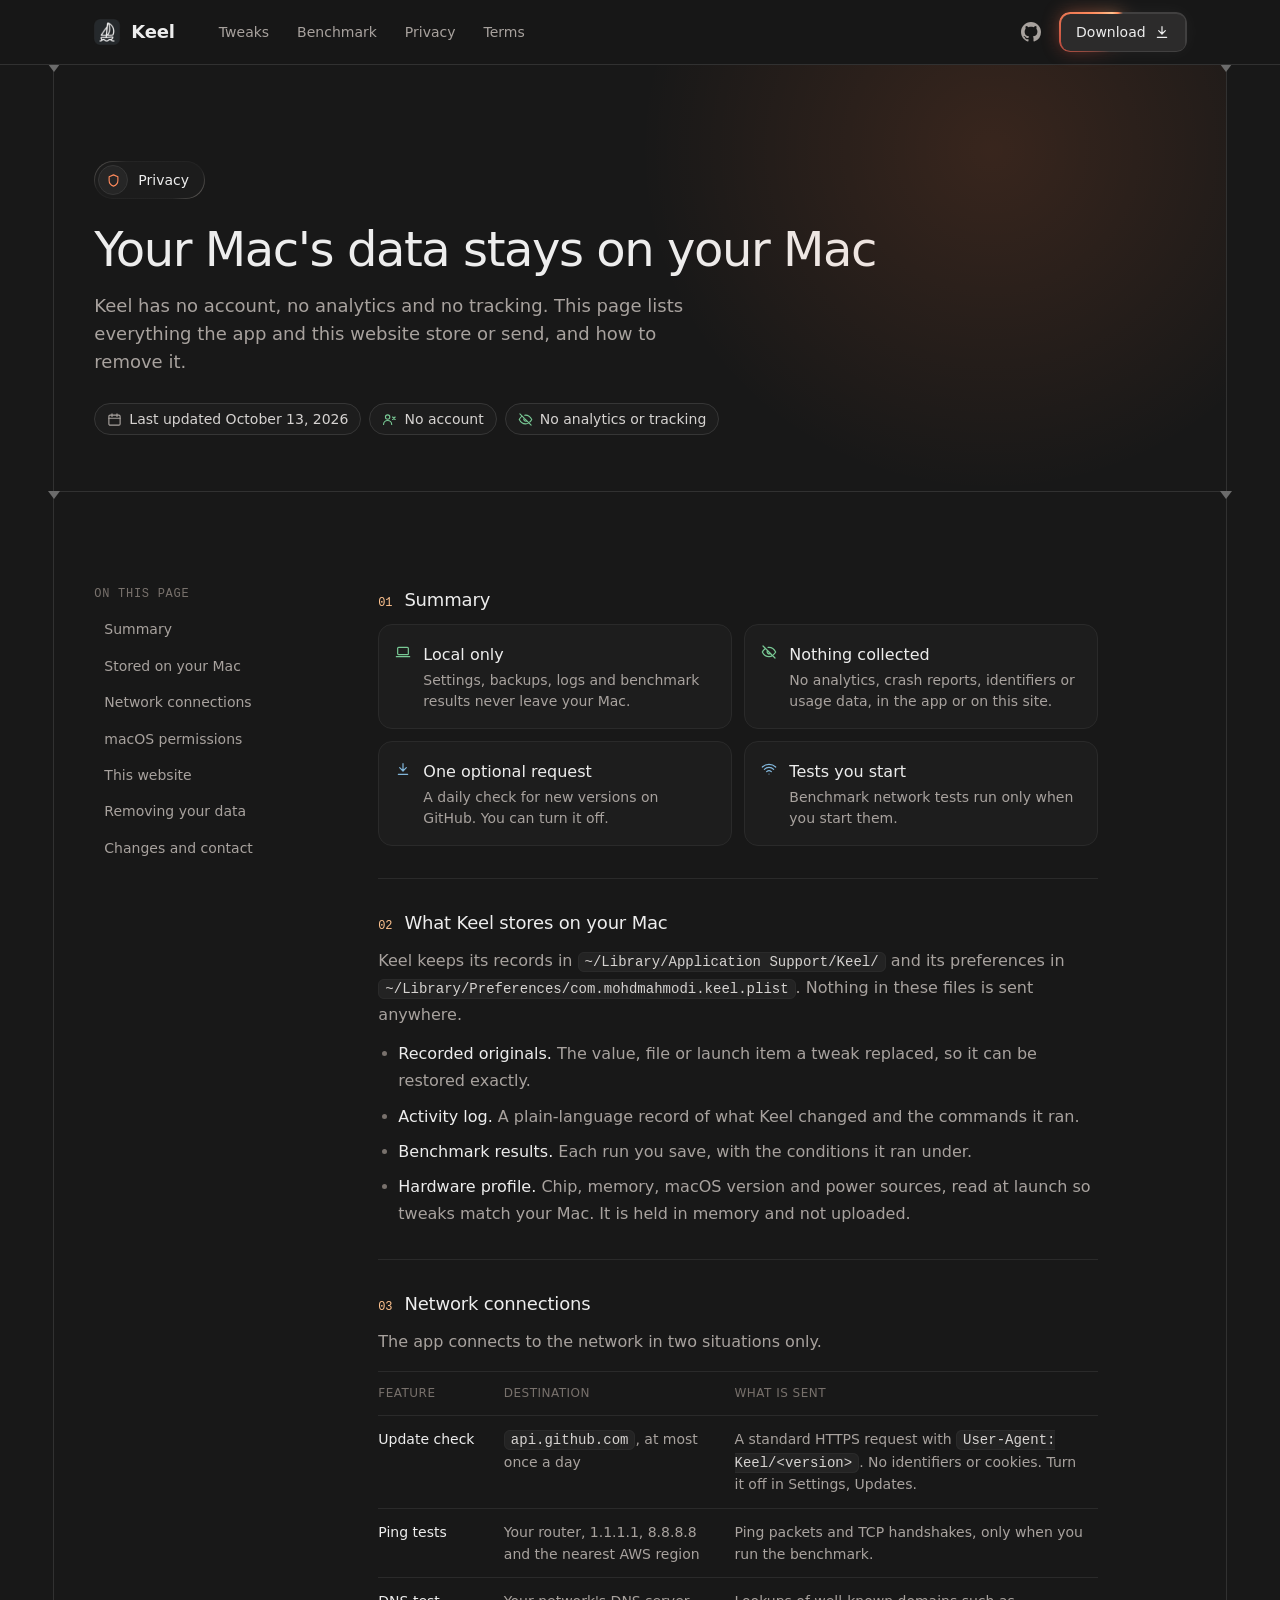
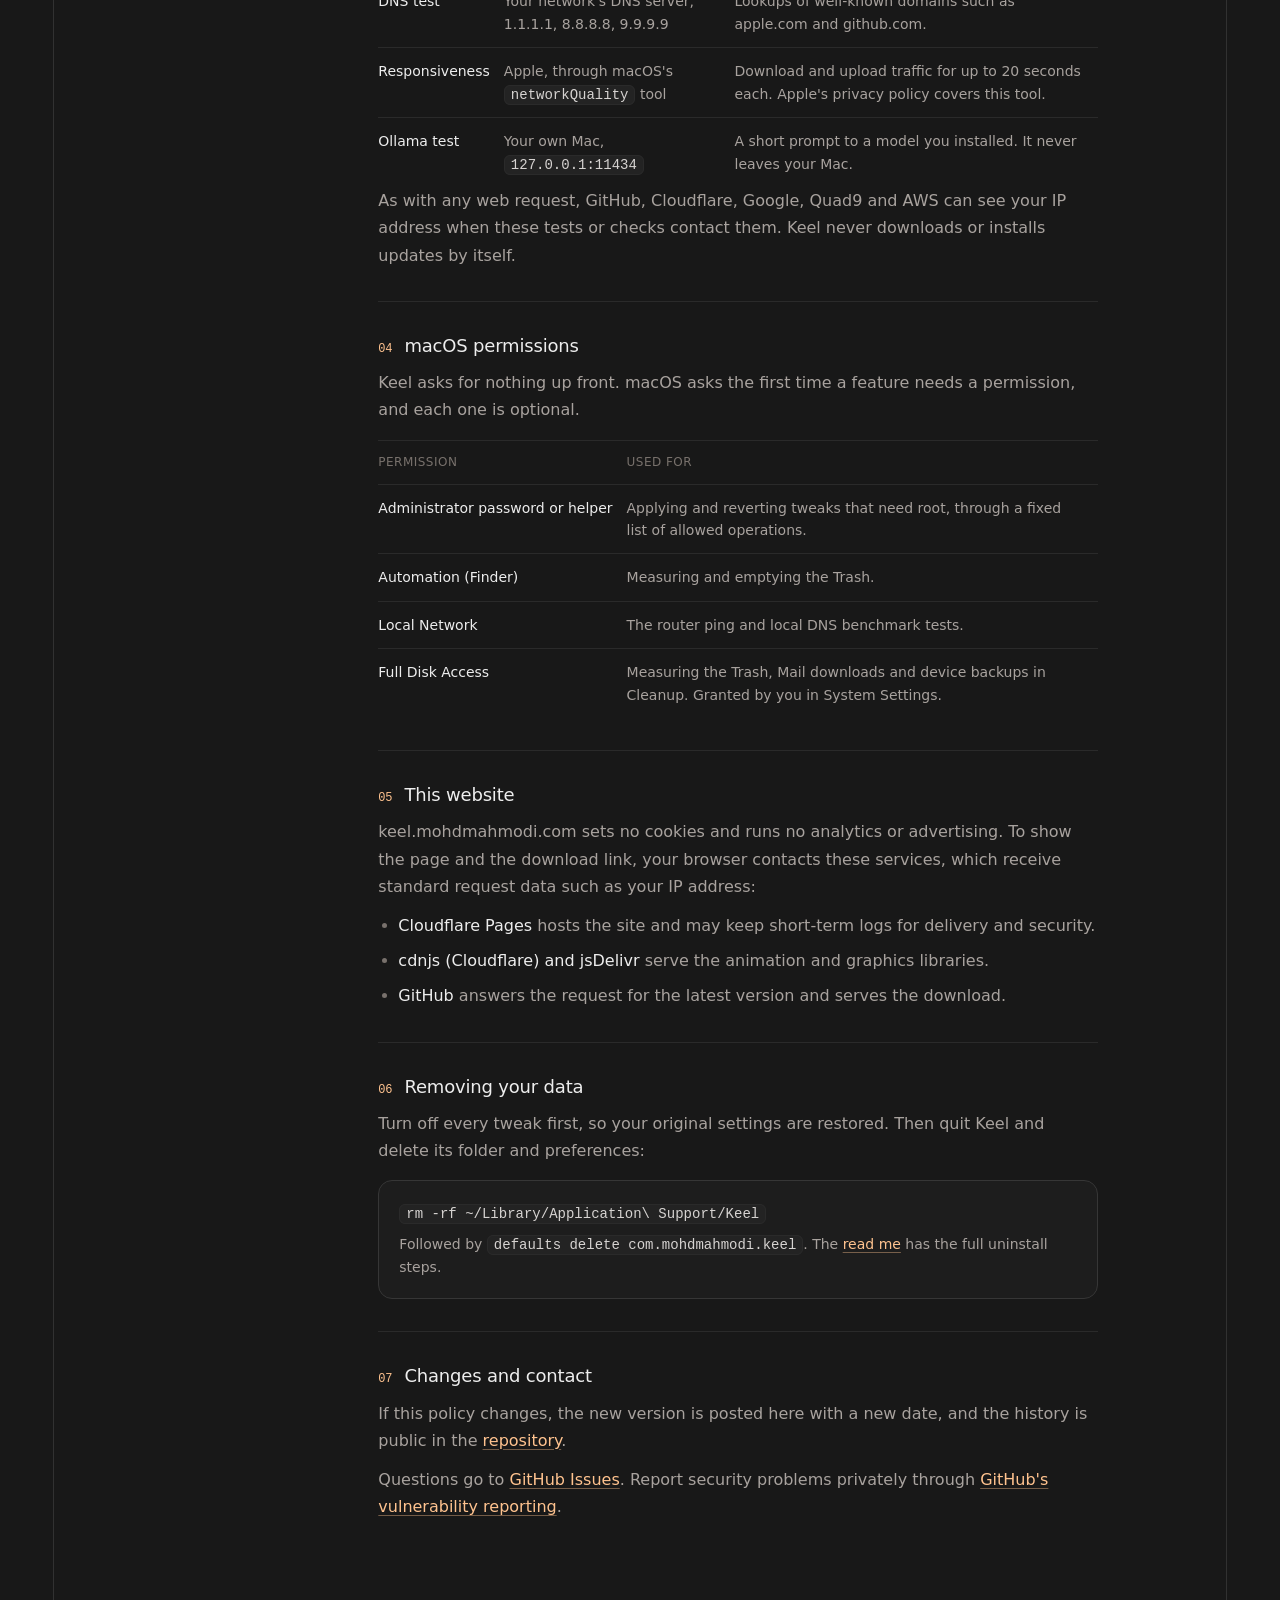
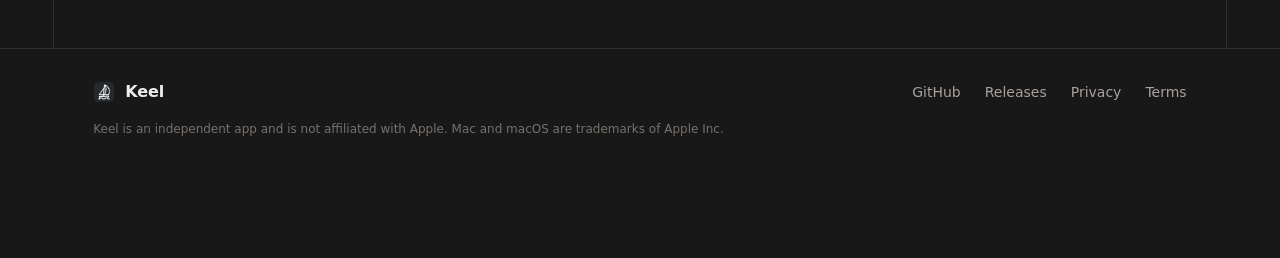
<file: docs/site/privacy.html>
<!doctype html>
<html lang="en">
<head>
<meta charset="utf-8">
<meta name="viewport" content="width=device-width, initial-scale=1, viewport-fit=cover">
<title>Privacy · Keel for Mac</title>
<meta name="description" content="What Keel and this website collect: no account, no analytics, no tracking. Everything Keel records stays on your Mac.">
<meta name="theme-color" content="#171717">
<meta name="color-scheme" content="dark">
<link rel="canonical" href="https://keel.mohdmahmodi.com/privacy">
<link rel="icon" href="assets/favicon-64.png" type="image/png">
<meta property="og:title" content="Privacy · Keel for Mac">
<meta property="og:image" content="https://keel.mohdmahmodi.com/assets/img/og-3.jpg">
<link rel="stylesheet" href="style.css?v=3">
<script type="module" src="doc.js"></script>
</head>
<body>
<svg width="0" height="0" style="position:absolute" aria-hidden="true">
  <defs>
    <symbol id="i-github" viewBox="0 0 16 16"><path fill="currentColor" stroke="none" d="M8 0C3.58 0 0 3.58 0 8c0 3.54 2.29 6.53 5.47 7.59.4.07.55-.17.55-.38 0-.19-.01-.82-.01-1.49-2.01.37-2.53-.49-2.69-.94-.09-.23-.48-.94-.82-1.13-.28-.15-.68-.52-.01-.53.63-.01 1.08.58 1.23.82.72 1.21 1.87.87 2.33.66.07-.52.28-.87.51-1.07-1.78-.2-3.64-.89-3.64-3.95 0-.87.31-1.59.82-2.15-.08-.2-.36-1.02.08-2.12 0 0 .67-.21 2.2.82.64-.18 1.32-.27 2-.27.68 0 1.36.09 2 .27 1.53-1.04 2.2-.82 2.2-.82.44 1.1.16 1.92.08 2.12.51.56.82 1.27.82 2.15 0 3.07-1.87 3.75-3.65 3.95.29.25.54.73.54 1.48 0 1.07-.01 1.93-.01 2.2 0 .21.15.46.55.38A8.01 8.01 0 0 0 16 8c0-4.42-3.58-8-8-8z"/></symbol>
    <symbol id="i-download" viewBox="0 0 24 24"><path d="M12 4v11M7 10l5 5 5-5M5 20h14"/></symbol>
    <symbol id="i-shield" viewBox="0 0 24 24"><path d="M12 3l7 3v6c0 4.5-3 7.6-7 9-4-1.4-7-4.5-7-9V6z"/></symbol>
    <symbol id="i-user-x" viewBox="0 0 24 24"><circle cx="9" cy="8" r="3.5"/><path d="M2.5 20a6.5 6.5 0 0 1 13 0M17 8l4 4M21 8l-4 4"/></symbol>
    <symbol id="i-eye-off" viewBox="0 0 24 24"><path d="M3 3l18 18M10.6 5.1A9.7 9.7 0 0 1 12 5c6.4 0 10 7 10 7a17 17 0 0 1-3.2 4M6.6 6.6C3.8 8.4 2 12 2 12s3.6 7 10 7a9.6 9.6 0 0 0 5.4-1.6M9.9 9.9a3 3 0 0 0 4.2 4.2"/></symbol>
    <symbol id="i-laptop" viewBox="0 0 24 24"><rect x="4" y="5" width="16" height="11" rx="1.5"/><path d="M2 19h20"/></symbol>
    <symbol id="i-wifi" viewBox="0 0 24 24"><path d="M2 9a15 15 0 0 1 20 0M5 12.5a10 10 0 0 1 14 0M8.5 16a5 5 0 0 1 7 0M12 19.5h.01"/></symbol>
    <symbol id="i-calendar" viewBox="0 0 24 24"><rect x="3" y="5" width="18" height="16" rx="2"/><path d="M3 10h18M8 3v4M16 3v4"/></symbol>
  </defs>
</svg>

<a class="skip" href="#main">Skip to content</a>
<header class="nav">
  <div class="nav-in">
    <a class="brand" href="./" aria-label="Keel home"><img src="assets/favicon-64.png" width="28" height="28" alt=""><span>Keel</span></a>
    <nav class="nav-links" aria-label="Pages">
      <a href="./#tweaks">Tweaks</a>
      <a href="./#benchmark">Benchmark</a>
      <a href="privacy.html" aria-current="page">Privacy</a>
      <a href="terms.html">Terms</a>
    </nav>
    <div class="nav-cta">
      <a class="icon-link" href="https://github.com/mohdmahmodi/keel" aria-label="Keel on GitHub"><svg class="ic"><use href="#i-github"/></svg></a>
      <a class="btn btn-primary" href="https://github.com/mohdmahmodi/keel/releases/download/v1.0.0/Keel-1.0.0.dmg"><span>Download</span><svg class="ic"><use href="#i-download"/></svg></a>
    </div>
  </div>
</header>

<main id="main">
  <div class="frame">
    <section class="block doc-hero">
      <p class="badge"><span class="badge-ic"><svg class="ic c-orange"><use href="#i-shield"/></svg></span>Privacy</p>
      <h1>Your Mac's data stays on your Mac</h1>
      <p class="sub">Keel has no account, no analytics and no tracking. This page lists everything the app and this website store or send, and how to remove it.</p>
      <ul class="chips">
        <li class="chip"><svg class="ic c-gray"><use href="#i-calendar"/></svg>Last updated October 13, 2026</li>
        <li class="chip"><svg class="ic c-green"><use href="#i-user-x"/></svg>No account</li>
        <li class="chip"><svg class="ic c-green"><use href="#i-eye-off"/></svg>No analytics or tracking</li>
      </ul>
    </section>
  </div>

  <div class="frame">
    <section class="block doc">
      <nav class="toc" aria-label="On this page">
        <p>On this page</p>
        <ol>
          <li><a href="#summary">Summary</a></li>
          <li><a href="#stored">Stored on your Mac</a></li>
          <li><a href="#network">Network connections</a></li>
          <li><a href="#permissions">macOS permissions</a></li>
          <li><a href="#website">This website</a></li>
          <li><a href="#remove">Removing your data</a></li>
          <li><a href="#changes">Changes and contact</a></li>
        </ol>
      </nav>

      <article class="prose">
        <section id="summary">
          <h2><span class="num">01</span>Summary</h2>
          <div class="summary">
            <div><svg class="ic c-green"><use href="#i-laptop"/></svg><p><b>Local only</b><span>Settings, backups, logs and benchmark results never leave your Mac.</span></p></div>
            <div><svg class="ic c-green"><use href="#i-eye-off"/></svg><p><b>Nothing collected</b><span>No analytics, crash reports, identifiers or usage data, in the app or on this site.</span></p></div>
            <div><svg class="ic c-sky"><use href="#i-download"/></svg><p><b>One optional request</b><span>A daily check for new versions on GitHub. You can turn it off.</span></p></div>
            <div><svg class="ic c-sky"><use href="#i-wifi"/></svg><p><b>Tests you start</b><span>Benchmark network tests run only when you start them.</span></p></div>
          </div>
        </section>

        <section id="stored">
          <h2><span class="num">02</span>What Keel stores on your Mac</h2>
          <p>Keel keeps its records in <code>~/Library/Application Support/Keel/</code> and its preferences in <code>~/Library/Preferences/com.mohdmahmodi.keel.plist</code>. Nothing in these files is sent anywhere.</p>
          <ul>
            <li><strong>Recorded originals.</strong> The value, file or launch item a tweak replaced, so it can be restored exactly.</li>
            <li><strong>Activity log.</strong> A plain-language record of what Keel changed and the commands it ran.</li>
            <li><strong>Benchmark results.</strong> Each run you save, with the conditions it ran under.</li>
            <li><strong>Hardware profile.</strong> Chip, memory, macOS version and power sources, read at launch so tweaks match your Mac. It is held in memory and not uploaded.</li>
          </ul>
        </section>

        <section id="network">
          <h2><span class="num">03</span>Network connections</h2>
          <p>The app connects to the network in two situations only.</p>
          <table>
            <thead><tr><th>Feature</th><th>Destination</th><th>What is sent</th></tr></thead>
            <tbody>
              <tr><td>Update check</td><td><code>api.github.com</code>, at most once a day</td><td>A standard HTTPS request with <code>User-Agent: Keel/&lt;version&gt;</code>. No identifiers or cookies. Turn it off in Settings, Updates.</td></tr>
              <tr><td>Ping tests</td><td>Your router, 1.1.1.1, 8.8.8.8 and the nearest AWS region</td><td>Ping packets and TCP handshakes, only when you run the benchmark.</td></tr>
              <tr><td>DNS test</td><td>Your network's DNS server, 1.1.1.1, 8.8.8.8, 9.9.9.9</td><td>Lookups of well-known domains such as apple.com and github.com.</td></tr>
              <tr><td>Responsiveness</td><td>Apple, through macOS's <code>networkQuality</code> tool</td><td>Download and upload traffic for up to 20 seconds each. Apple's privacy policy covers this tool.</td></tr>
              <tr><td>Ollama test</td><td>Your own Mac, <code>127.0.0.1:11434</code></td><td>A short prompt to a model you installed. It never leaves your Mac.</td></tr>
            </tbody>
          </table>
          <p>As with any web request, GitHub, Cloudflare, Google, Quad9 and AWS can see your IP address when these tests or checks contact them. Keel never downloads or installs updates by itself.</p>
        </section>

        <section id="permissions">
          <h2><span class="num">04</span>macOS permissions</h2>
          <p>Keel asks for nothing up front. macOS asks the first time a feature needs a permission, and each one is optional.</p>
          <table>
            <thead><tr><th>Permission</th><th>Used for</th></tr></thead>
            <tbody>
              <tr><td>Administrator password or helper</td><td>Applying and reverting tweaks that need root, through a fixed list of allowed operations.</td></tr>
              <tr><td>Automation (Finder)</td><td>Measuring and emptying the Trash.</td></tr>
              <tr><td>Local Network</td><td>The router ping and local DNS benchmark tests.</td></tr>
              <tr><td>Full Disk Access</td><td>Measuring the Trash, Mail downloads and device backups in Cleanup. Granted by you in System Settings.</td></tr>
            </tbody>
          </table>
        </section>

        <section id="website">
          <h2><span class="num">05</span>This website</h2>
          <p>keel.mohdmahmodi.com sets no cookies and runs no analytics or advertising. To show the page and the download link, your browser contacts these services, which receive standard request data such as your IP address:</p>
          <ul>
            <li><strong>Cloudflare Pages</strong> hosts the site and may keep short-term logs for delivery and security.</li>
            <li><strong>cdnjs (Cloudflare) and jsDelivr</strong> serve the animation and graphics libraries.</li>
            <li><strong>GitHub</strong> answers the request for the latest version and serves the download.</li>
          </ul>
        </section>

        <section id="remove">
          <h2><span class="num">06</span>Removing your data</h2>
          <p>Turn off every tweak first, so your original settings are restored. Then quit Keel and delete its folder and preferences:</p>
          <div class="callout">
            <p><code>rm -rf ~/Library/Application\ Support/Keel</code></p>
            <p>Followed by <code>defaults delete com.mohdmahmodi.keel</code>. The <a href="https://github.com/mohdmahmodi/keel#readme">read me</a> has the full uninstall steps.</p>
          </div>
        </section>

        <section id="changes">
          <h2><span class="num">07</span>Changes and contact</h2>
          <p>If this policy changes, the new version is posted here with a new date, and the history is public in the <a href="https://github.com/mohdmahmodi/keel/commits/main/docs/site/privacy.html">repository</a>.</p>
          <p>Questions go to <a href="https://github.com/mohdmahmodi/keel/issues">GitHub Issues</a>. Report security problems privately through <a href="https://github.com/mohdmahmodi/keel/security/advisories/new">GitHub's vulnerability reporting</a>.</p>
        </section>
      </article>
    </section>
  </div>
</main>

<footer class="footer">
  <div class="footer-in">
    <a class="brand" href="./"><img src="assets/favicon-64.png" width="22" height="22" alt=""><span>Keel</span></a>
    <nav aria-label="Footer">
      <a href="https://github.com/mohdmahmodi/keel">GitHub</a>
      <a href="https://github.com/mohdmahmodi/keel/releases">Releases</a>
      <a href="privacy.html">Privacy</a>
      <a href="terms.html">Terms</a>
    </nav>
    <p>Keel is an independent app and is not affiliated with Apple. Mac and macOS are trademarks of Apple Inc.</p>
  </div>
</footer>
</body>
</html>
</file>
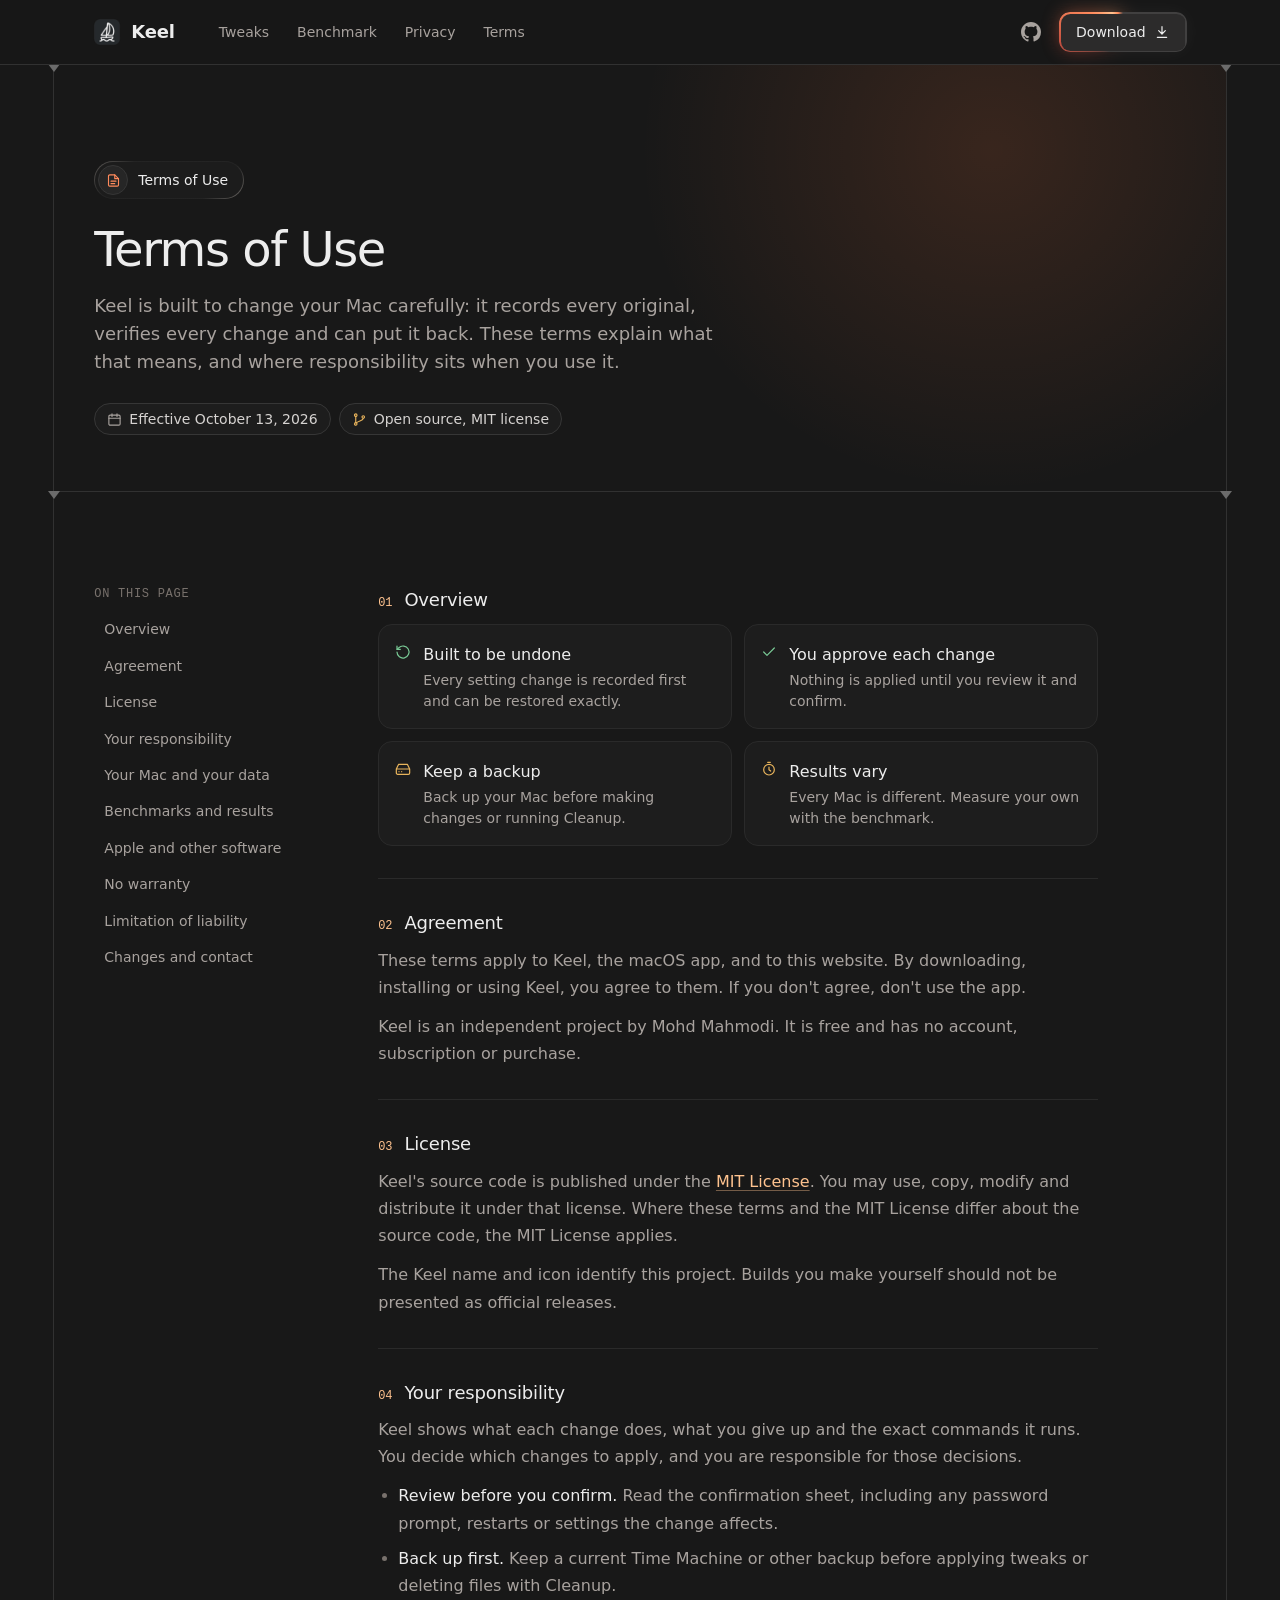
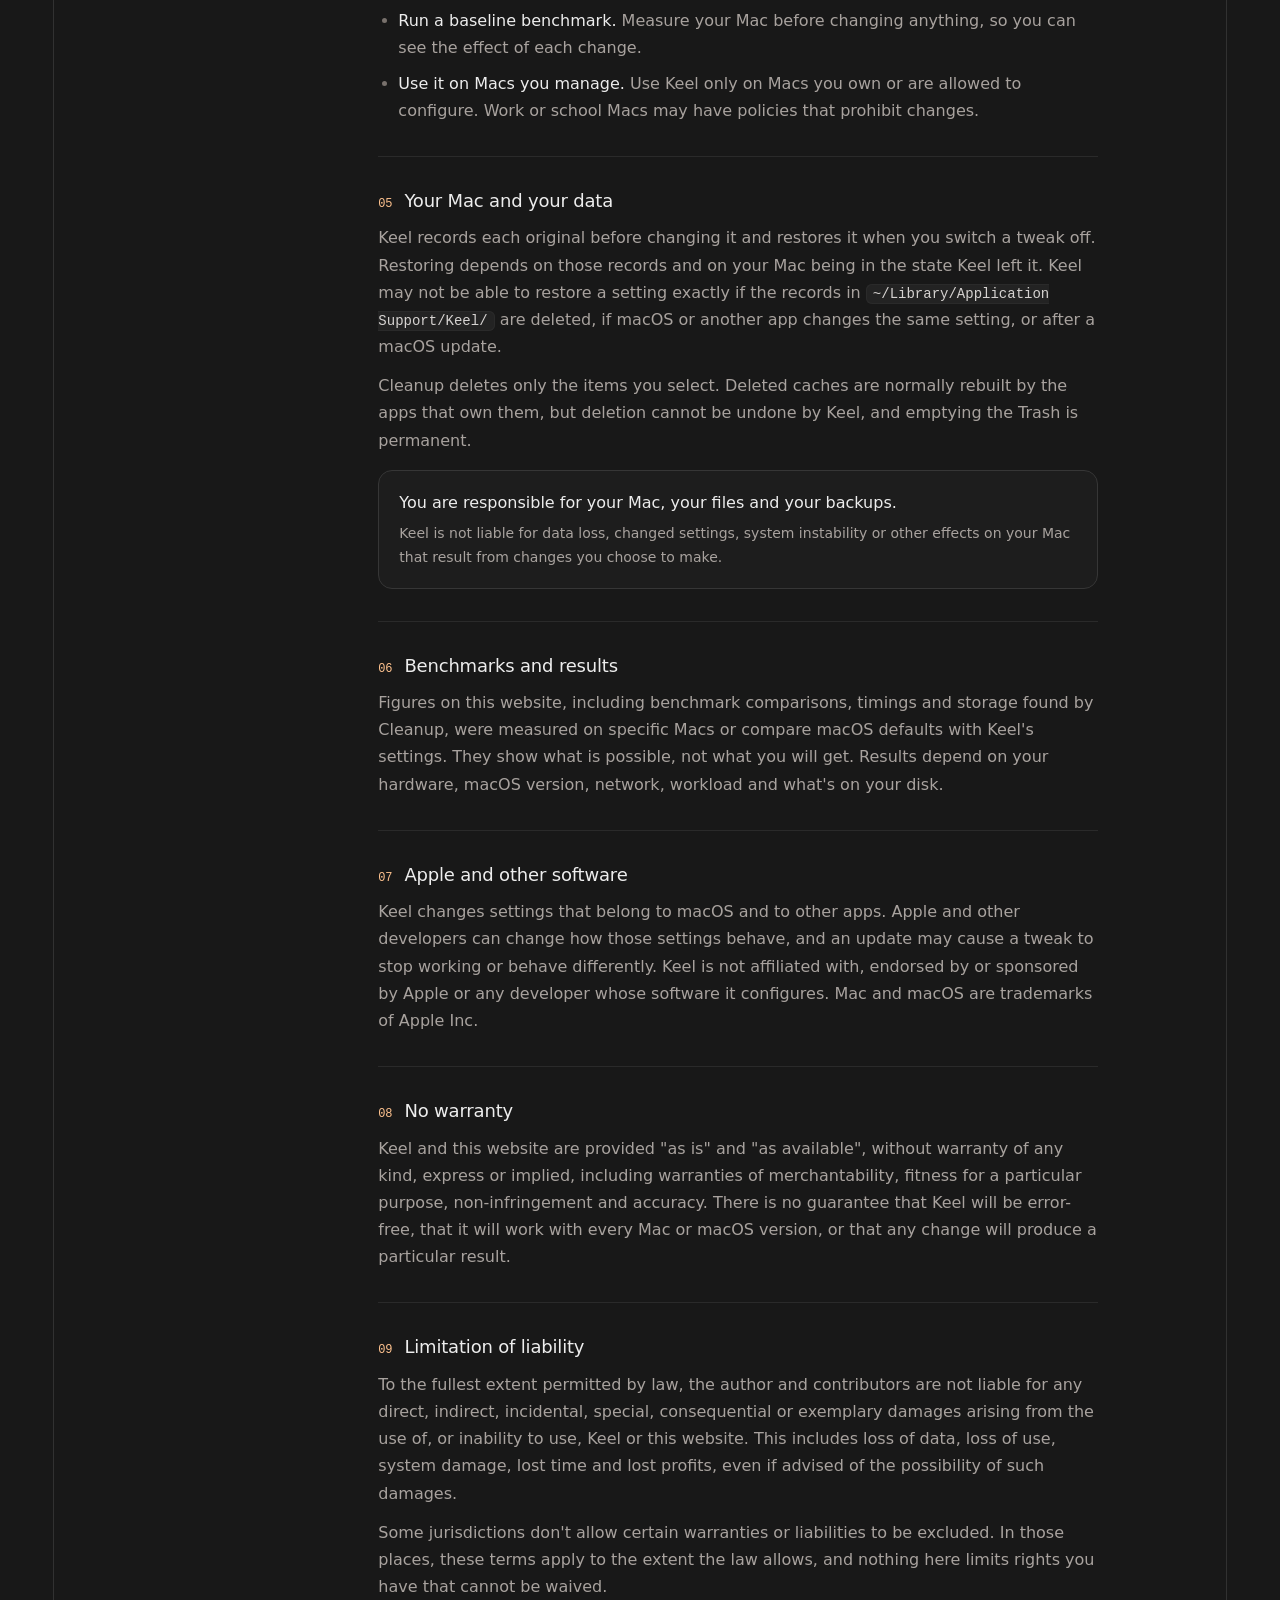
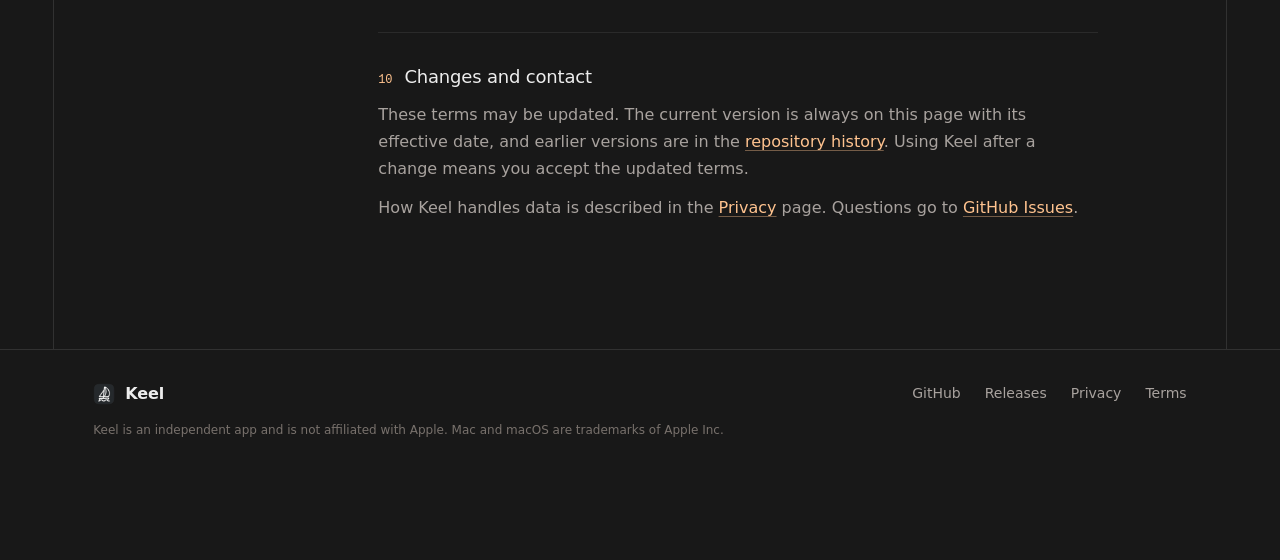
<file: docs/site/terms.html>
<!doctype html>
<html lang="en">
<head>
<meta charset="utf-8">
<meta name="viewport" content="width=device-width, initial-scale=1, viewport-fit=cover">
<title>Terms of Use · Keel for Mac</title>
<meta name="description" content="Terms for downloading and using Keel, a free and open source app for tuning and cleaning Apple Silicon Macs.">
<meta name="theme-color" content="#171717">
<meta name="color-scheme" content="dark">
<link rel="canonical" href="https://keel.mohdmahmodi.com/terms">
<link rel="icon" href="assets/favicon-64.png" type="image/png">
<meta property="og:title" content="Terms of Use · Keel for Mac">
<meta property="og:image" content="https://keel.mohdmahmodi.com/assets/img/og-3.jpg">
<link rel="stylesheet" href="style.css?v=3">
<script type="module" src="doc.js"></script>
</head>
<body>
<svg width="0" height="0" style="position:absolute" aria-hidden="true">
  <defs>
    <symbol id="i-github" viewBox="0 0 16 16"><path fill="currentColor" stroke="none" d="M8 0C3.58 0 0 3.58 0 8c0 3.54 2.29 6.53 5.47 7.59.4.07.55-.17.55-.38 0-.19-.01-.82-.01-1.49-2.01.37-2.53-.49-2.69-.94-.09-.23-.48-.94-.82-1.13-.28-.15-.68-.52-.01-.53.63-.01 1.08.58 1.23.82.72 1.21 1.87.87 2.33.66.07-.52.28-.87.51-1.07-1.78-.2-3.64-.89-3.64-3.95 0-.87.31-1.59.82-2.15-.08-.2-.36-1.02.08-2.12 0 0 .67-.21 2.2.82.64-.18 1.32-.27 2-.27.68 0 1.36.09 2 .27 1.53-1.04 2.2-.82 2.2-.82.44 1.1.16 1.92.08 2.12.51.56.82 1.27.82 2.15 0 3.07-1.87 3.75-3.65 3.95.29.25.54.73.54 1.48 0 1.07-.01 1.93-.01 2.2 0 .21.15.46.55.38A8.01 8.01 0 0 0 16 8c0-4.42-3.58-8-8-8z"/></symbol>
    <symbol id="i-download" viewBox="0 0 24 24"><path d="M12 4v11M7 10l5 5 5-5M5 20h14"/></symbol>
    <symbol id="i-doc" viewBox="0 0 24 24"><path d="M14 3H6a2 2 0 0 0-2 2v14a2 2 0 0 0 2 2h12a2 2 0 0 0 2-2V9z"/><path d="M14 3v6h6M8 13h8M8 17h6"/></symbol>
    <symbol id="i-calendar" viewBox="0 0 24 24"><rect x="3" y="5" width="18" height="16" rx="2"/><path d="M3 10h18M8 3v4M16 3v4"/></symbol>
    <symbol id="i-branch" viewBox="0 0 24 24"><circle cx="6" cy="5" r="2"/><circle cx="6" cy="19" r="2"/><circle cx="18" cy="8" r="2"/><path d="M6 7v10M18 10c0 4-6 3-11.5 7.5"/></symbol>
    <symbol id="i-undo" viewBox="0 0 24 24"><path d="M3 12a9 9 0 1 0 2.7-6.4L3 8"/><path d="M3 3v5h5"/></symbol>
    <symbol id="i-check" viewBox="0 0 24 24"><path d="M20 6L9 17l-5-5"/></symbol>
    <symbol id="i-timer" viewBox="0 0 24 24"><circle cx="12" cy="13" r="8"/><path d="M12 9v4l2.5 2M10 2h4"/></symbol>
    <symbol id="i-drive" viewBox="0 0 24 24"><path d="M22 12H2M5.5 5h13l3.5 7v6a2 2 0 0 1-2 2H4a2 2 0 0 1-2-2v-6z"/><path d="M6 16h.01M10 16h.01"/></symbol>
  </defs>
</svg>

<a class="skip" href="#main">Skip to content</a>
<header class="nav">
  <div class="nav-in">
    <a class="brand" href="./" aria-label="Keel home"><img src="assets/favicon-64.png" width="28" height="28" alt=""><span>Keel</span></a>
    <nav class="nav-links" aria-label="Pages">
      <a href="./#tweaks">Tweaks</a>
      <a href="./#benchmark">Benchmark</a>
      <a href="privacy.html">Privacy</a>
      <a href="terms.html" aria-current="page">Terms</a>
    </nav>
    <div class="nav-cta">
      <a class="icon-link" href="https://github.com/mohdmahmodi/keel" aria-label="Keel on GitHub"><svg class="ic"><use href="#i-github"/></svg></a>
      <a class="btn btn-primary" href="https://github.com/mohdmahmodi/keel/releases/download/v1.0.0/Keel-1.0.0.dmg"><span>Download</span><svg class="ic"><use href="#i-download"/></svg></a>
    </div>
  </div>
</header>

<main id="main">
  <div class="frame">
    <section class="block doc-hero">
      <p class="badge"><span class="badge-ic"><svg class="ic c-orange"><use href="#i-doc"/></svg></span>Terms of Use</p>
      <h1>Terms of Use</h1>
      <p class="sub">Keel is built to change your Mac carefully: it records every original, verifies every change and can put it back. These terms explain what that means, and where responsibility sits when you use it.</p>
      <ul class="chips">
        <li class="chip"><svg class="ic c-gray"><use href="#i-calendar"/></svg>Effective October 13, 2026</li>
        <li class="chip"><svg class="ic c-amber"><use href="#i-branch"/></svg>Open source, MIT license</li>
      </ul>
    </section>
  </div>

  <div class="frame">
    <section class="block doc">
      <nav class="toc" aria-label="On this page">
        <p>On this page</p>
        <ol>
          <li><a href="#overview">Overview</a></li>
          <li><a href="#agreement">Agreement</a></li>
          <li><a href="#license">License</a></li>
          <li><a href="#responsibility">Your responsibility</a></li>
          <li><a href="#data">Your Mac and your data</a></li>
          <li><a href="#results">Benchmarks and results</a></li>
          <li><a href="#third-party">Apple and other software</a></li>
          <li><a href="#warranty">No warranty</a></li>
          <li><a href="#liability">Limitation of liability</a></li>
          <li><a href="#general">Changes and contact</a></li>
        </ol>
      </nav>

      <article class="prose">
        <section id="overview">
          <h2><span class="num">01</span>Overview</h2>
          <div class="summary">
            <div><svg class="ic c-green"><use href="#i-undo"/></svg><p><b>Built to be undone</b><span>Every setting change is recorded first and can be restored exactly.</span></p></div>
            <div><svg class="ic c-green"><use href="#i-check"/></svg><p><b>You approve each change</b><span>Nothing is applied until you review it and confirm.</span></p></div>
            <div><svg class="ic c-amber"><use href="#i-drive"/></svg><p><b>Keep a backup</b><span>Back up your Mac before making changes or running Cleanup.</span></p></div>
            <div><svg class="ic c-amber"><use href="#i-timer"/></svg><p><b>Results vary</b><span>Every Mac is different. Measure your own with the benchmark.</span></p></div>
          </div>
        </section>

        <section id="agreement">
          <h2><span class="num">02</span>Agreement</h2>
          <p>These terms apply to Keel, the macOS app, and to this website. By downloading, installing or using Keel, you agree to them. If you don't agree, don't use the app.</p>
          <p>Keel is an independent project by Mohd Mahmodi. It is free and has no account, subscription or purchase.</p>
        </section>

        <section id="license">
          <h2><span class="num">03</span>License</h2>
          <p>Keel's source code is published under the <a href="https://github.com/mohdmahmodi/keel/blob/main/LICENSE">MIT License</a>. You may use, copy, modify and distribute it under that license. Where these terms and the MIT License differ about the source code, the MIT License applies.</p>
          <p>The Keel name and icon identify this project. Builds you make yourself should not be presented as official releases.</p>
        </section>

        <section id="responsibility">
          <h2><span class="num">04</span>Your responsibility</h2>
          <p>Keel shows what each change does, what you give up and the exact commands it runs. You decide which changes to apply, and you are responsible for those decisions.</p>
          <ul>
            <li><strong>Review before you confirm.</strong> Read the confirmation sheet, including any password prompt, restarts or settings the change affects.</li>
            <li><strong>Back up first.</strong> Keep a current Time Machine or other backup before applying tweaks or deleting files with Cleanup.</li>
            <li><strong>Run a baseline benchmark.</strong> Measure your Mac before changing anything, so you can see the effect of each change.</li>
            <li><strong>Use it on Macs you manage.</strong> Use Keel only on Macs you own or are allowed to configure. Work or school Macs may have policies that prohibit changes.</li>
          </ul>
        </section>

        <section id="data">
          <h2><span class="num">05</span>Your Mac and your data</h2>
          <p>Keel records each original before changing it and restores it when you switch a tweak off. Restoring depends on those records and on your Mac being in the state Keel left it. Keel may not be able to restore a setting exactly if the records in <code>~/Library/Application Support/Keel/</code> are deleted, if macOS or another app changes the same setting, or after a macOS update.</p>
          <p>Cleanup deletes only the items you select. Deleted caches are normally rebuilt by the apps that own them, but deletion cannot be undone by Keel, and emptying the Trash is permanent.</p>
          <div class="callout">
            <p>You are responsible for your Mac, your files and your backups.</p>
            <p>Keel is not liable for data loss, changed settings, system instability or other effects on your Mac that result from changes you choose to make.</p>
          </div>
        </section>

        <section id="results">
          <h2><span class="num">06</span>Benchmarks and results</h2>
          <p>Figures on this website, including benchmark comparisons, timings and storage found by Cleanup, were measured on specific Macs or compare macOS defaults with Keel's settings. They show what is possible, not what you will get. Results depend on your hardware, macOS version, network, workload and what's on your disk.</p>
        </section>

        <section id="third-party">
          <h2><span class="num">07</span>Apple and other software</h2>
          <p>Keel changes settings that belong to macOS and to other apps. Apple and other developers can change how those settings behave, and an update may cause a tweak to stop working or behave differently. Keel is not affiliated with, endorsed by or sponsored by Apple or any developer whose software it configures. Mac and macOS are trademarks of Apple Inc.</p>
        </section>

        <section id="warranty">
          <h2><span class="num">08</span>No warranty</h2>
          <p>Keel and this website are provided "as is" and "as available", without warranty of any kind, express or implied, including warranties of merchantability, fitness for a particular purpose, non-infringement and accuracy. There is no guarantee that Keel will be error-free, that it will work with every Mac or macOS version, or that any change will produce a particular result.</p>
        </section>

        <section id="liability">
          <h2><span class="num">09</span>Limitation of liability</h2>
          <p>To the fullest extent permitted by law, the author and contributors are not liable for any direct, indirect, incidental, special, consequential or exemplary damages arising from the use of, or inability to use, Keel or this website. This includes loss of data, loss of use, system damage, lost time and lost profits, even if advised of the possibility of such damages.</p>
          <p>Some jurisdictions don't allow certain warranties or liabilities to be excluded. In those places, these terms apply to the extent the law allows, and nothing here limits rights you have that cannot be waived.</p>
        </section>

        <section id="general">
          <h2><span class="num">10</span>Changes and contact</h2>
          <p>These terms may be updated. The current version is always on this page with its effective date, and earlier versions are in the <a href="https://github.com/mohdmahmodi/keel/commits/main/docs/site/terms.html">repository history</a>. Using Keel after a change means you accept the updated terms.</p>
          <p>How Keel handles data is described in the <a href="privacy.html">Privacy</a> page. Questions go to <a href="https://github.com/mohdmahmodi/keel/issues">GitHub Issues</a>.</p>
        </section>
      </article>
    </section>
  </div>
</main>

<footer class="footer">
  <div class="footer-in">
    <a class="brand" href="./"><img src="assets/favicon-64.png" width="22" height="22" alt=""><span>Keel</span></a>
    <nav aria-label="Footer">
      <a href="https://github.com/mohdmahmodi/keel">GitHub</a>
      <a href="https://github.com/mohdmahmodi/keel/releases">Releases</a>
      <a href="privacy.html">Privacy</a>
      <a href="terms.html">Terms</a>
    </nav>
    <p>Keel is an independent app and is not affiliated with Apple. Mac and macOS are trademarks of Apple Inc.</p>
  </div>
</footer>
</body>
</html>
</file>
<file: docs/site/style.css>
@property --spin { syntax: "<angle>"; inherits: false; initial-value: 0deg; }

:root {
  --bg: #181818;
  --surface: #1d1d1d;
  --surface-2: #232323;
  --rail: #313131;
  --line: #2a2a2a;
  --line-2: #363636;
  --text: #ededed;
  --text-2: #a8a29e;
  --text-3: #78716c;
  --orange: #ff8a5c;
  --orange-hi: #ffc38f;
  --orange-deep: #c45040;
  --amber: #e8b45c;
  --green: #79c995;
  --sky: #82b7dc;
  --rose: #e88d8d;
  --pad: 40px;
  --ease: cubic-bezier(.2, .7, .2, 1);
  --sans: -apple-system, BlinkMacSystemFont, "SF Pro Text", "Segoe UI", system-ui, sans-serif;
  --display: -apple-system, BlinkMacSystemFont, "SF Pro Display", "Segoe UI", system-ui, sans-serif;
  --mono: ui-monospace, "SF Mono", Menlo, Consolas, monospace;
}

*, *::before, *::after { box-sizing: border-box; }
html { background: var(--bg); color-scheme: dark; scroll-behavior: smooth; scroll-padding-top: 80px; -webkit-text-size-adjust: 100%; }
body { margin: 0; background: var(--bg); color: var(--text); font: 400 16px/1.6 var(--sans); -webkit-font-smoothing: antialiased; -moz-osx-font-smoothing: grayscale; overflow-x: hidden; }
img { display: block; max-width: 100%; height: auto; }
a { color: inherit; }
p, ul, ol, dl, dd, figure { margin: 0; }
ul, ol { padding: 0; list-style: none; }
h1, h2, h3 { margin: 0; font-family: var(--display); font-weight: 500; color: var(--text); }
code { font: 400 14px/1.4 var(--mono); color: #d6d3d1; background: var(--surface-2); border: 1px solid var(--line); border-radius: 6px; padding: 1px 6px; }
.ic { width: 16px; height: 16px; flex: none; fill: none; stroke: currentColor; stroke-width: 1.8; stroke-linecap: round; stroke-linejoin: round; }
::selection { background: rgba(255, 138, 92, .35); }
:focus-visible { outline: 2px solid var(--orange); outline-offset: 3px; border-radius: 8px; }
.skip { position: absolute; left: -9999px; top: 8px; z-index: 100; padding: 8px 14px; border-radius: 10px; background: var(--surface-2); }
.skip:focus { left: 12px; }
.muted { color: var(--text-2); }
.c-orange { color: var(--orange); } .c-amber { color: var(--amber); } .c-green { color: var(--green); }
.c-sky { color: var(--sky); } .c-rose { color: var(--rose); } .c-gray { color: var(--text-2); }

/* Navigation */
.nav { position: sticky; top: 0; z-index: 50; background: rgba(24, 24, 24, .78); backdrop-filter: saturate(160%) blur(16px); -webkit-backdrop-filter: saturate(160%) blur(16px); border-bottom: 1px solid var(--rail); }
.nav-in { width: min(91.667%, 1536px); margin: 0 auto; height: 64px; padding: 0 var(--pad); display: flex; align-items: center; gap: 32px; }
.brand { display: inline-flex; align-items: center; gap: 10px; text-decoration: none; font: 600 18px/1 var(--display); letter-spacing: -.01em; }
.brand img { border-radius: 7px; }
.nav-links { display: flex; gap: 4px; margin-right: auto; }
.nav-links a { padding: 8px 12px; border-radius: 8px; color: var(--text-2); font-size: 14px; text-decoration: none; transition: color .2s, background .2s; }
.nav-links a:hover { color: var(--text); background: rgba(255,255,255,.04); }
.nav-cta { display: flex; align-items: center; gap: 8px; }
.icon-link { display: grid; place-items: center; width: 40px; height: 40px; border-radius: 10px; color: var(--text-2); transition: color .2s, background .2s; }
.icon-link:hover { color: var(--text); background: rgba(255,255,255,.05); }
.icon-link .ic { width: 20px; height: 20px; }

/* Buttons */
.btn {
  position: relative; display: inline-flex; align-items: center; justify-content: center; gap: 8px;
  height: 40px; padding: 0 16px; border-radius: 11px; border: 1px solid var(--line-2);
  background: var(--surface-2); color: var(--text); font: 500 14px/1 var(--sans); text-decoration: none; white-space: nowrap;
  cursor: pointer; transition: background .2s, border-color .2s, transform .2s var(--ease);
}
.btn:hover { background: #2a2a2a; border-color: #444; }
.btn:active { transform: scale(.98); }
.btn-lg { height: 48px; padding: 0 22px; font-size: 16px; border-radius: 12px; }
.btn-lg .ic { width: 18px; height: 18px; }
.btn-primary { border-color: transparent; background: #2c2b2b; }
.btn-primary > * { position: relative; z-index: 1; }
.btn-primary:hover { background: #333130; border-color: transparent; }
/* A copper highlight travels around the edge. */
.btn-primary::before, .btn-primary::after {
  content: ""; position: absolute; inset: -1px; border-radius: inherit; pointer-events: none;
  background: conic-gradient(from var(--spin), rgba(255,255,255,.1) 0deg, rgba(255,255,255,.1) 215deg,
    var(--orange-deep) 260deg, var(--orange) 300deg, var(--orange-hi) 330deg, var(--orange) 345deg, rgba(255,255,255,.1) 360deg);
  animation: spin 4.2s linear infinite;
}
.btn-primary::before {
  padding: 1.5px;
  -webkit-mask: linear-gradient(#000 0 0) content-box, linear-gradient(#000 0 0);
  -webkit-mask-composite: xor; mask-composite: exclude;
}
.btn-primary::after { z-index: -1; inset: 0; filter: blur(9px); opacity: .5; transition: opacity .3s; }
.btn-primary:hover::after { opacity: .85; }
@keyframes spin { to { --spin: 360deg; } }

/* Badge and chips */
.badge {
  display: inline-flex; align-items: center; gap: 10px; padding: 4px 16px 4px 4px; margin-bottom: 24px; border-radius: 999px;
  font-size: 14px; color: var(--text); position: relative; isolation: isolate;
  background: linear-gradient(135deg, rgba(162,156,150,.5), rgba(82,82,82,.2) 22%, rgba(82,82,82,.2) 78%, rgba(162,156,150,.5) 96%);
}
.badge::before { content: ""; position: absolute; inset: 1px; border-radius: inherit; background: #1c1c1c; z-index: -1; }
.badge-ic { display: grid; place-items: center; width: 30px; height: 30px; border-radius: 999px; background: #262626; border: 1px solid var(--line-2); }
.badge-ic .ic { width: 15px; height: 15px; }
.badge-ic img { border-radius: 5px; }

.chips { display: flex; flex-wrap: wrap; gap: 8px; }
.chip {
  display: inline-flex; align-items: center; gap: 7px; height: 32px; padding: 0 12px; border-radius: 999px;
  border: 1px solid var(--line-2); background: var(--surface); color: #d6d3d1; font: 500 14px/1 var(--sans); white-space: nowrap;
}
.chip .ic { width: 15px; height: 15px; }
.chip small { font: 500 12px/1 var(--mono); color: var(--text-3); }
.chip-sm { height: 26px; padding: 0 10px; font-size: 12px; gap: 6px; }
.chip-btn { cursor: pointer; transition: border-color .2s, background .2s, color .2s; }
.chip-btn:hover { border-color: #4a4a4a; color: var(--text); }
.chip-btn[aria-pressed="true"] { border-color: rgba(255, 138, 92, .55); background: rgba(255, 138, 92, .1); color: var(--text); }
.chip-btn[aria-pressed="true"] small { color: var(--orange-hi); }
.dot { width: 8px; height: 8px; border-radius: 50%; background: var(--text-3); }
.dot.on { background: var(--green); box-shadow: 0 0 8px rgba(121, 201, 149, .6); }
.dot.partly { background: var(--amber); }
.dot.off { background: #5a5a5a; }
.dot.na { background: transparent; border: 1px solid #5a5a5a; }

/* Frames and sections */
.frame { position: relative; width: min(91.667%, 1536px); margin: 0 auto; border-inline: 1px solid var(--rail); }
.frame + .frame { border-top: 1px solid var(--rail); }
.frame::before, .frame::after {
  content: ""; position: absolute; top: -1px; z-index: 5; width: 0; height: 0;
  border-left: 6px solid transparent; border-right: 6px solid transparent; border-top: 8px solid #6b6b6b;
}
.frame::before { left: -6.5px; }
.frame::after { right: -6.5px; }
.block { padding: 96px var(--pad); }
.head { max-width: 760px; margin-bottom: 56px; }
.head.center { margin-inline: auto; text-align: center; }
h2 { font-size: 36px; line-height: 1.15; letter-spacing: -.02em; }
.sub { margin-top: 16px; color: var(--text-2); font-size: 18px; line-height: 1.55; text-wrap: pretty; }
.timeline span, .limits span, .flow-step p, .faq details p, .fine { text-wrap: pretty; }
.head.center .sub { max-width: 680px; margin-inline: auto; }
.sub a, .fine a { white-space: nowrap; color: var(--orange-hi); text-decoration-color: rgba(255, 195, 143, .4); text-underline-offset: 3px; }
.fine { margin-top: 24px; color: var(--text-3); font-size: 14px; line-height: 1.55; }
.link { display: inline-flex; align-items: center; gap: 6px; margin-top: 28px; color: var(--orange-hi); font-size: 16px; text-decoration: none; }
.link .ic { transition: transform .25s var(--ease); }
.link:hover .ic { transform: translateX(3px); }
.card { position: relative; border-radius: 20px; border: 1px solid var(--line); background: var(--surface); }

/* Screenshots */
.window, .panel { position: relative; overflow: hidden; background: #161616; }
.window { border-radius: 14px; border: 1px solid #3a3a3a; box-shadow: 0 30px 80px -24px rgba(0,0,0,.8); }
.window img, .panel img { width: 100%; }
.lights { position: absolute; z-index: 2; left: 1.5%; top: 1.95%; width: 4%; display: flex; gap: .6%; }
.lights i { flex: 1; aspect-ratio: 1; border-radius: 50%; background: #ff5f57; }
.lights i:nth-child(2) { background: #febc2e; }
.lights i:nth-child(3) { background: #28c840; }
.panel { border-radius: 16px; border: 1px solid #3a3a3a; box-shadow: 0 30px 70px -20px rgba(0,0,0,.9); }

/* Hero */
.hero { position: relative; min-height: 860px; padding: 72px var(--pad) 0; overflow: hidden; isolation: isolate; background: var(--bg); }
.hero-copy { position: relative; z-index: 3; }
.hero h1 { font-size: 60px; line-height: 1.1; letter-spacing: -.035em; }
.nw { white-space: nowrap; }
.accent { background: linear-gradient(90deg, #ff7a45, #ffb27a); -webkit-background-clip: text; background-clip: text; color: transparent; }
.lede { margin-top: 20px; max-width: 640px; color: var(--text-2); font-size: 18px; line-height: 1.55; }
.cta-row { display: flex; flex-wrap: wrap; gap: 12px; margin-top: 32px; }
.dl-meta { margin-top: 14px; color: var(--text-3); font: 400 12px/1.4 var(--mono); }
.hero-chips { margin-top: 28px; max-width: 520px; }
.hero-visual { position: absolute; inset: 0; z-index: 2; pointer-events: none; }
.hero-back { position: absolute; left: 44%; top: 290px; width: 64%; overflow: visible; }
.hero-back img { border-radius: 14px; }
.hero-back::before {
  content: ""; position: absolute; z-index: 3; top: -1px; left: 6%; right: 6%; height: 1px;
  background: linear-gradient(90deg, transparent, rgba(255, 170, 110, .35) 25%, #ffe9cf 50%, rgba(255, 170, 110, .35) 75%, transparent);
}
.hero-front { position: absolute; left: 36%; top: 560px; width: 22%; max-width: 330px; border-radius: 16px; }
.hero::after { content: ""; position: absolute; inset: auto 0 0 0; height: 200px; z-index: 4; pointer-events: none; background: linear-gradient(180deg, rgba(24,24,24,0), var(--bg) 90%); }
.glow-canvas, .glow-fallback { position: absolute; inset: 0; z-index: 1; pointer-events: none; }
.glow-canvas { width: 100%; height: 100%; opacity: 0; mix-blend-mode: screen; transition: opacity 1.4s ease; }
.glow-canvas.on { opacity: .9; }
.glow-fallback {
  background:
    radial-gradient(240px 80px at 76% 300px, rgba(255, 228, 190, .7), rgba(255, 140, 80, .35) 50%, transparent),
    radial-gradient(520px 220px at 76% 300px, rgba(255, 120, 60, .35), transparent),
    radial-gradient(900px 420px at 76% 300px, rgba(120, 45, 20, .3), transparent);
  transition: opacity 1.4s ease;
}
.glow-canvas.on + .glow-fallback { opacity: 0; }
@keyframes rise { from { opacity: 0; transform: translateY(16px); } to { opacity: 1; transform: none; } }
@keyframes rise-big { from { opacity: 0; transform: translateY(50px); } to { opacity: 1; transform: none; } }
.js .hero-copy > * { animation: rise .9s var(--ease) both; }
.js .hero-copy > :nth-child(2) { animation-delay: .05s; }
.js .hero-copy > :nth-child(3) { animation-delay: .1s; }
.js .hero-copy > :nth-child(4) { animation-delay: .15s; }
.js .hero-copy > :nth-child(n+5) { animation-delay: .2s; }
.js .hero-back { animation: rise-big 1.2s .15s var(--ease) both; }
.js .hero-front { animation: rise-big 1.2s .35s var(--ease) both; }

/* Stats */
.stats { display: grid; grid-template-columns: repeat(4, minmax(0, 1fr)); padding-block: 56px; text-align: center; }
.stat + .stat { border-left: 1px solid var(--line); }
.stat b { display: block; font: 500 48px/1 var(--display); letter-spacing: -.03em; font-variant-numeric: tabular-nums; }
.stat span { display: block; margin-top: 10px; color: var(--text-2); font-size: 14px; }

/* Flow */
.flow { position: relative; display: grid; grid-template-columns: repeat(4, minmax(0, 1fr)); gap: 24px; }
.flow::before, .flow::after { content: ""; position: absolute; z-index: 0; top: 22px; height: 1px; left: 12.5%; right: 12.5%; }
.flow::before { background: var(--line-2); }
.flow::after {
  height: 2px; top: 21.5px; right: auto; width: 140px; border-radius: 2px;
  background: linear-gradient(90deg, transparent, var(--orange), var(--orange-hi), transparent);
  filter: drop-shadow(0 0 6px rgba(255, 138, 92, .7));
  animation: travel 5s var(--ease) infinite;
}
@keyframes travel { 0% { transform: translateX(0); opacity: 0; } 10%, 85% { opacity: 1; } 100% { transform: translateX(var(--travel, 700px)); opacity: 0; } }
.flow-step { position: relative; z-index: 1; text-align: center; }
.node {
  display: grid; place-items: center; width: 44px; height: 44px; margin: 0 auto 20px; border-radius: 50%;
  background: #202020; border: 1px solid var(--line-2); color: var(--orange-hi); font: 500 14px/1 var(--mono);
  box-shadow: 0 0 0 8px var(--bg), 0 0 24px -6px rgba(255, 138, 92, .55);
}
.flow-step h3 { font-size: 18px; letter-spacing: -.01em; margin-bottom: 6px; }
.flow-step p { color: var(--text-2); font-size: 14px; max-width: 220px; margin: 0 auto; }

/* Split layouts */
.split { display: grid; grid-template-columns: minmax(0, 5fr) minmax(0, 7fr); gap: 16px; }
.split-even { grid-template-columns: minmax(0, 1fr) minmax(0, 1fr); gap: 64px; align-items: center; }
.copy-card { padding: 40px; display: flex; flex-direction: column; }
.copy-card h3 { font-size: 30px; line-height: 1.2; letter-spacing: -.02em; }
.copy-card > .muted { margin-top: 12px; font-size: 16px; }
.copy-card .chips { margin-top: auto; padding-top: 32px; }
.timeline { position: relative; display: grid; gap: 22px; margin-top: 32px; }
.timeline::before { content: ""; position: absolute; left: 4.5px; top: 10px; bottom: 10px; width: 1px; background: rgba(255, 138, 92, .22); }
.timeline li { position: relative; padding-left: 28px; }
.timeline li::before { content: ""; position: absolute; left: 0; top: 7px; width: 10px; height: 10px; border-radius: 50%; background: var(--orange); box-shadow: 0 0 10px rgba(255, 138, 92, .7); }
.timeline b { display: block; font-weight: 500; font-size: 16px; }
.timeline span { display: block; margin-top: 2px; color: var(--text-2); font-size: 14px; }
.tilt-card { overflow: hidden; min-height: 540px; perspective: 1400px; background: radial-gradient(90% 80% at 0% 0%, rgba(196, 80, 64, .4), rgba(29, 29, 29, 0) 60%), var(--surface); }
.tilt { position: absolute; left: 12%; top: 16%; width: 118%; transform: rotateX(30deg) rotateZ(-15deg) rotateY(8deg); transform-origin: 20% 30%; }

/* Catalog */
.cat-tools { display: flex; flex-wrap: wrap; align-items: center; justify-content: space-between; gap: 12px; }
.search { flex: 1 1 320px; max-width: 440px; display: flex; align-items: center; gap: 10px; height: 44px; padding: 0 14px; border-radius: 12px; border: 1px solid var(--line-2); background: var(--surface); transition: border-color .2s; }
.search:focus-within { border-color: rgba(255, 138, 92, .55); }
.search .ic { color: var(--text-3); }
.search input { flex: 1; min-width: 0; border: 0; outline: 0; background: transparent; color: var(--text); font: 400 16px var(--sans); }
.search input::placeholder { color: var(--text-3); }
.who { margin-top: 16px; }
.cats { margin-top: 8px; flex-wrap: nowrap; overflow-x: auto; scrollbar-width: none; padding-bottom: 4px; mask-image: linear-gradient(90deg, #000 94%, transparent); }
.cats::-webkit-scrollbar { display: none; }
.cats .chip { flex: none; height: 30px; background: transparent; }
.cat-list { margin-top: 24px; border: 1px solid var(--line); border-radius: 16px; overflow: hidden; background: var(--surface); }
.trow + .trow { border-top: 1px solid var(--line); }
.trow > button { all: unset; box-sizing: border-box; width: 100%; cursor: pointer; display: grid; grid-template-columns: minmax(0, 1fr) 180px 150px 20px; gap: 16px; align-items: center; padding: 16px 20px; transition: background .2s; }
.trow > button:hover { background: rgba(255,255,255,.02); }
.trow > button:focus-visible { outline: 2px solid var(--orange); outline-offset: -2px; }
.t-name { display: flex; flex-wrap: wrap; align-items: center; gap: 8px; font-weight: 500; font-size: 16px; }
.t-sum { margin-top: 2px; color: var(--text-2); font-size: 14px; line-height: 1.5; }
.t-cat { color: var(--text-3); font-size: 14px; }
.t-tags { display: flex; justify-content: flex-end; gap: 6px; }
.chev { width: 18px; height: 18px; color: var(--text-3); transition: transform .3s var(--ease); }
.trow.open .chev { transform: rotate(180deg); color: var(--orange-hi); }
.tag { display: inline-flex; align-items: center; height: 22px; padding: 0 8px; border-radius: 6px; border: 1px solid var(--line-2); color: var(--text-2); font: 500 12px/1 var(--mono); }
.tag.safe { color: var(--green); border-color: rgba(121, 201, 149, .3); }
.tag.medium { color: var(--amber); border-color: rgba(232, 180, 92, .35); }
.tag.high { color: var(--orange-hi); border-color: rgba(255, 138, 92, .45); }
.tag.cosmetic { color: var(--text-3); }
.tag.rec { color: var(--amber); border-color: rgba(232, 180, 92, .3); }
.tag.gem { color: var(--rose); border-color: rgba(232, 141, 141, .3); }
.t-detail { display: grid; grid-template-rows: 0fr; transition: grid-template-rows .35s var(--ease); }
.trow.open .t-detail { grid-template-rows: 1fr; }
.t-detail > div { overflow: hidden; }
.t-inner { display: grid; grid-template-columns: repeat(2, minmax(0, 1fr)); gap: 12px 24px; padding: 0 20px 20px; }
.t-inner h4 { margin: 0 0 4px; display: flex; align-items: center; gap: 8px; font-size: 14px; font-weight: 500; color: var(--text); }
.t-inner p { color: var(--text-2); font-size: 14px; }
.t-cmds { grid-column: 1 / -1; }
pre { margin: 0; padding: 14px 16px; border-radius: 12px; border: 1px solid var(--line); background: #141414; overflow-x: auto; }
pre code { padding: 0; border: 0; background: none; font-size: 12px; line-height: 1.7; white-space: pre; }
.t-meta { grid-column: 1 / -1; }
.t-meta .chip { height: 26px; font-size: 12px; padding: 0 10px; }
.cat-foot { display: flex; align-items: center; justify-content: space-between; gap: 16px; margin-top: 16px; }
.cat-count { color: var(--text-3); font: 400 12px/1 var(--mono); }
.empty { padding: 40px 20px; text-align: center; color: var(--text-3); font-size: 14px; }

/* Undo */
.shot-confirm img { border-radius: 14px; border: 1px solid #3a3a3a; box-shadow: 0 30px 80px -24px rgba(0,0,0,.9), 0 0 120px -40px rgba(255, 120, 60, .35); }

/* Cleanup */
.wide-shot { max-width: 1100px; margin: 0 auto; }
.protect { display: flex; flex-wrap: wrap; align-items: center; justify-content: center; gap: 12px 16px; max-width: 1100px; margin: 32px auto 0; }
.protect-label { display: inline-flex; align-items: center; gap: 8px; color: var(--text-2); font-size: 14px; }

/* Benchmark */
.baseline { display: grid; grid-template-columns: repeat(3, minmax(0, 1fr)); gap: 16px; max-width: 1100px; margin: 0 auto 40px; }
.baseline li { display: flex; gap: 14px; align-items: flex-start; padding: 20px; border-radius: 16px; border: 1px solid var(--line); background: var(--surface); }
.baseline li:first-child { border-color: rgba(255, 138, 92, .4); }
.baseline .node { flex: none; width: 32px; height: 32px; margin: 0; box-shadow: 0 0 18px -6px rgba(255, 138, 92, .6); font-size: 12px; }
.baseline b { display: block; font-weight: 500; font-size: 16px; }
.baseline span:not(.node) { display: block; margin-top: 2px; color: var(--text-2); font-size: 14px; }
.results { display: grid; grid-template-columns: minmax(0, 5fr) minmax(0, 7fr); gap: 16px; max-width: 1100px; margin: 0 auto; }
.result-grid { display: grid; grid-template-columns: repeat(2, minmax(0, 1fr)); gap: 16px; }
.result { display: flex; flex-direction: column; justify-content: flex-start; padding: 24px; min-height: 150px; }
.result b { font: 500 36px/1 var(--display); letter-spacing: -.03em; color: var(--text); }
.result span { margin-top: 10px; color: var(--text-2); font-size: 14px; }
.compare { padding: 28px; margin: 0; overflow: hidden; }
.compare-head { display: flex; flex-wrap: wrap; align-items: center; justify-content: space-between; gap: 12px; margin-bottom: 8px; }
.compare-title { font: 500 18px/1.2 var(--display); }
.dot.after { background: var(--orange); box-shadow: 0 0 8px rgba(255, 138, 92, .6); }
.cmp-row { display: grid; grid-template-columns: 170px minmax(0, 1fr) 96px; gap: 16px; align-items: center; padding: 14px 0; border-top: 1px solid var(--line); }
.cmp-name { display: block; font-size: 14px; font-weight: 500; }
.cmp-note { display: block; margin-top: 2px; color: var(--text-3); font-size: 12px; }
.cmp-bars { display: grid; gap: 6px; }
.bar { display: flex; align-items: center; gap: 8px; height: 14px; }
.bar i { display: block; height: 8px; border-radius: 4px; background: #4a4a4a; flex: none; max-width: calc(100% - 64px); }
.bar.after i { background: linear-gradient(90deg, var(--orange-deep), var(--orange), var(--orange-hi)); box-shadow: 0 0 10px rgba(255, 138, 92, .5); }
.bar em { font: 400 12px/1 var(--mono); font-style: normal; color: var(--text-3); white-space: nowrap; }
.bar.after em { color: var(--orange-hi); }
.cmp-verdict { text-align: right; font: 500 14px/1.2 var(--sans); color: var(--orange-hi); }
.test-chips { margin-top: 20px; padding-top: 20px; border-top: 1px solid var(--line); }
.center-fine { max-width: 720px; margin: 28px auto 0; text-align: center; }

/* Limits */
.limits { display: grid; grid-template-columns: repeat(2, minmax(0, 1fr)); max-width: 980px; margin: 0 auto; column-gap: 48px; }
.limits li { display: grid; grid-template-columns: 24px minmax(0, 1fr); column-gap: 12px; padding: 18px 0; border-top: 1px solid var(--line); }
.limits .ic { grid-row: span 2; margin-top: 4px; color: var(--rose); }
.limits b { font-weight: 500; font-size: 16px; }
.limits span { color: var(--text-2); font-size: 14px; }

/* Privacy */
.rows { margin-top: 32px; }
.rows > div { display: grid; grid-template-columns: 170px minmax(0, 1fr); gap: 16px; padding: 16px 0; border-top: 1px solid var(--line); }
.rows dt { display: flex; align-items: center; gap: 8px; font-weight: 500; font-size: 16px; }
.rows dd { color: var(--text-2); font-size: 14px; line-height: 1.6; }
.menubar-card { display: flex; flex-direction: column; align-items: center; gap: 24px; padding: 48px 32px 32px; overflow: hidden; background: radial-gradient(60% 50% at 50% 40%, rgba(196, 80, 64, .22), rgba(29,29,29,0) 70%), var(--surface); }
.menubar-card img { width: 320px; border-radius: 14px; border: 1px solid #3a3a3a; box-shadow: 0 24px 60px -20px rgba(0,0,0,.9); }
.menubar-card figcaption { display: flex; align-items: center; gap: 8px; color: var(--text-2); font-size: 14px; }

/* FAQ */
.faq-split { grid-template-columns: minmax(0, 4fr) minmax(0, 7fr); gap: 64px; align-items: start; }
.specs { margin-top: 32px; }
.specs div { display: grid; grid-template-columns: 96px minmax(0, 1fr); gap: 12px; padding: 12px 0; border-top: 1px solid var(--line); font-size: 14px; }
.specs dt { color: var(--text-3); }
.faq details { border-bottom: 1px solid var(--line); }
.faq details:first-child { border-top: 1px solid var(--line); }
.faq summary { list-style: none; cursor: pointer; display: flex; align-items: center; justify-content: space-between; gap: 16px; padding: 18px 0; font-weight: 500; font-size: 16px; }
.faq summary::-webkit-details-marker { display: none; }
.faq summary::after { content: "+"; color: var(--text-3); font: 300 22px/1 var(--sans); transition: transform .3s var(--ease), color .2s; }
.faq details[open] summary::after { transform: rotate(45deg); color: var(--orange-hi); }
.faq details p { padding-bottom: 14px; color: var(--text-2); font-size: 16px; }
.faq pre { margin-bottom: 18px; }
.faq a { color: var(--orange-hi); }

/* Final */
.final-card { position: relative; overflow: hidden; min-height: 480px; display: flex; align-items: center; border-radius: 24px; border: 1px solid var(--line); background: radial-gradient(70% 90% at 82% 50%, rgba(80, 36, 18, .55), rgba(29,29,29,0) 70%), var(--surface); }
.orb-canvas, .orb-fallback { position: absolute; top: 50%; right: 2%; width: min(560px, 50%); aspect-ratio: 1; transform: translateY(-50%); pointer-events: none; }
.orb-canvas { opacity: 0; transition: opacity 1.4s ease; }
.orb-canvas.on { opacity: 1; }
.orb-fallback { border-radius: 50%; transform: translateY(-50%) scale(.78); background: radial-gradient(circle at 36% 30%, #ffd9b5, #e98a52 28%, #8a3a18 62%, #2a120a 78%); transition: opacity 1.4s ease; }
.orb-canvas.on + .orb-fallback { opacity: 0; }
.final-copy { position: relative; z-index: 2; max-width: 540px; padding: 56px; }
.final-icon { margin-bottom: 28px; border-radius: 15px; }
.final h2 { font-size: 48px; line-height: 1.1; letter-spacing: -.03em; }

/* Footer */
.footer { border-top: 1px solid var(--rail); }
.footer-in { width: min(91.667%, 1536px); margin: 0 auto; padding: 32px var(--pad) 120px; display: grid; grid-template-columns: auto 1fr; gap: 16px 32px; align-items: center; }
.footer .brand { font-size: 16px; }
.footer nav { display: flex; flex-wrap: wrap; justify-content: flex-end; gap: 8px 24px; }
.footer nav a { color: var(--text-2); font-size: 14px; text-decoration: none; }
.footer nav a:hover { color: var(--text); }
.footer p { grid-column: 1 / -1; color: var(--text-3); font-size: 12px; }

/* Docked call to action */
.dock-cta {
  position: fixed; left: 50%; bottom: 20px; z-index: 60; width: min(560px, calc(100vw - 32px));
  display: flex; align-items: center; gap: 14px; padding: 10px 10px 10px 14px; border-radius: 16px;
  border: 1px solid var(--line-2); background: rgba(30, 30, 30, .85); backdrop-filter: blur(16px) saturate(140%); -webkit-backdrop-filter: blur(16px) saturate(140%);
  box-shadow: 0 20px 50px -16px rgba(0,0,0,.85);
  transform: translate(-50%, 150%); opacity: 0; visibility: hidden; transition: transform .5s var(--ease), opacity .4s, visibility 0s .5s;
}
.dock-cta.show { transform: translate(-50%, 0); opacity: 1; visibility: visible; transition: transform .5s var(--ease), opacity .4s, visibility 0s; }
.dock-cta img { border-radius: 8px; }
.dock-cta > div { flex: 1; min-width: 0; }
.dock-title { font-weight: 500; font-size: 16px; }
.dock-sub { color: var(--text-3); font-size: 12px; }

/* Responsive */
@media (max-width: 1360px) {
  .lede { max-width: 480px; }
  .hero-back { left: 48%; }
}
@media (max-width: 1200px) {
  .hero { min-height: 0; padding-bottom: 0; }
  .hero-copy { max-width: none; }
  .hero-visual { position: relative; inset: auto; height: 58vw; margin-top: 56px; }
  .hero-back { left: 0; top: 0; width: 100%; }
  .hero-front { left: auto; right: 4%; top: 18%; width: 28%; }
  .glow-fallback { background: radial-gradient(60% 200px at 50% 62%, rgba(255, 150, 80, .4), transparent); }
  .nav-links { display: none; }
  .nav-cta { margin-left: auto; }
}
@media (max-width: 960px) {
  :root { --pad: 24px; }
  .block { padding: 72px var(--pad); }
  .split, .split-even, .faq-split { grid-template-columns: minmax(0, 1fr); gap: 40px; }
  .stats { grid-template-columns: repeat(2, minmax(0, 1fr)); row-gap: 40px; }
  .stat:nth-child(3) { border-left: 0; }
  .tilt-card { min-height: 380px; }
  .trow > button { grid-template-columns: minmax(0, 1fr) 150px 20px; }
  .t-cat { display: none; }
  .limits { grid-template-columns: minmax(0, 1fr); }
  .baseline, .results { grid-template-columns: minmax(0, 1fr); }
  .final-card { flex-direction: column; align-items: stretch; }
  .orb-canvas, .orb-fallback { position: relative; top: auto; right: auto; width: 70%; margin: 32px auto -12%; transform: none; }
  .orb-fallback { display: none; }
}
@media (max-width: 640px) {
  :root { --pad: 20px; }
  .frame { width: 100%; border-inline: 0; }
  .frame::before, .frame::after { display: none; }
  .nav-in { width: 100%; }
  .hero { padding-top: 48px; }
  .hero h1 { font-size: 40px; }
  .nw { white-space: normal; }
  h2 { text-wrap: balance; }
  .cat-tools .chips, .who { flex-wrap: nowrap; overflow-x: auto; scrollbar-width: none; margin-inline: calc(-1 * var(--pad)); padding-inline: var(--pad); }
  .cat-tools .chips::-webkit-scrollbar, .who::-webkit-scrollbar { display: none; }
  .cat-tools .chip, .who .chip { flex: none; }
  .lede, .sub { font-size: 16px; }
  h2, .final h2 { font-size: 30px; }
  .copy-card h3 { font-size: 24px; }
  .copy-card, .compare, .final-copy { padding: 24px; }
  .cta-row .btn { flex: 1 1 100%; }
  .hero-visual { height: 64vw; margin-top: 40px; }
  .hero-back { width: 130%; }
  .hero-front { width: 36%; right: 3%; }
  .flow { grid-template-columns: repeat(2, minmax(0, 1fr)); row-gap: 40px; }
  .flow::before, .flow::after { display: none; }
  .trow > button { grid-template-columns: minmax(0, 1fr) 20px; padding: 16px; }
  .t-tags { grid-column: 1; justify-content: flex-start; }
  .chev { grid-column: 2; grid-row: 1; }
  .t-inner { grid-template-columns: minmax(0, 1fr); padding: 0 16px 16px; }
  .cmp-row { grid-template-columns: minmax(0, 1fr) 96px; }
  .cmp-bars { grid-column: 1 / -1; grid-row: 2; }
  .result-grid { grid-template-columns: repeat(2, minmax(0, 1fr)); }
  .result { min-height: 120px; padding: 18px; }
  .result b { font-size: 30px; }
  .rows > div { grid-template-columns: minmax(0, 1fr); gap: 4px; }
  .dock-sub { display: none; }
  .footer-in { grid-template-columns: minmax(0, 1fr); }
  .footer nav { justify-content: flex-start; }
}
@media (prefers-reduced-motion: reduce) {
  html { scroll-behavior: auto; }
  *, *::before, *::after { animation-duration: .01ms !important; animation-iteration-count: 1 !important; transition-duration: .01ms !important; }
  .flow::after { display: none; }
}

/* Document pages (privacy, terms) */
.doc-hero { padding-bottom: 56px; position: relative; overflow: hidden; }
.doc-hero::before { content: ""; position: absolute; right: -10%; top: -60%; width: 60%; height: 160%; background: radial-gradient(closest-side, rgba(255, 120, 60, .14), transparent); pointer-events: none; }
.doc-hero h1 { font-size: 48px; line-height: 1.1; letter-spacing: -.03em; }
.doc-hero .sub { max-width: 640px; }
.doc-hero .chips { margin-top: 28px; }
.doc { display: grid; grid-template-columns: 220px minmax(0, 1fr); gap: 64px; align-items: start; }
.toc { position: sticky; top: 96px; }
.toc p { margin-bottom: 12px; color: var(--text-3); font: 500 12px/1 var(--mono); text-transform: uppercase; letter-spacing: .06em; }
.toc ol { display: grid; gap: 2px; counter-reset: toc; }
.toc a { display: block; padding: 6px 10px; border-radius: 8px; color: var(--text-2); font-size: 14px; text-decoration: none; transition: color .2s, background .2s; }
.toc a:hover { color: var(--text); background: rgba(255,255,255,.04); }
.toc a.active { color: var(--text); background: rgba(255, 138, 92, .1); }
.prose { max-width: 720px; }
.prose > section { padding: 32px 0; border-top: 1px solid var(--line); scroll-margin-top: 88px; }
.prose > section:first-child { border-top: 0; padding-top: 0; }
.prose h2 { display: flex; align-items: baseline; gap: 12px; font-size: 18px; line-height: 1.3; letter-spacing: -.01em; margin-bottom: 12px; }
.prose h2 .num { color: var(--orange-hi); font: 500 12px/1 var(--mono); }
.prose p, .prose li { color: var(--text-2); font-size: 16px; line-height: 1.7; }
.prose p + p, .prose p + ul, .prose ul + p { margin-top: 12px; }
.prose ul { display: grid; gap: 8px; }
.prose ul li { position: relative; padding-left: 20px; }
.prose ul li::before { content: ""; position: absolute; left: 4px; top: 11px; width: 5px; height: 5px; border-radius: 50%; background: var(--text-3); }
.prose strong { color: var(--text); font-weight: 500; }
.prose a { color: var(--orange-hi); text-underline-offset: 3px; text-decoration-color: rgba(255, 195, 143, .4); }
.prose .callout { margin-top: 16px; padding: 18px 20px; border-radius: 14px; border: 1px solid var(--line-2); background: var(--surface); }
.prose .callout p { color: var(--text); }
.prose .callout p + p { margin-top: 6px; color: var(--text-2); font-size: 14px; }
.prose table { width: 100%; margin-top: 16px; border-collapse: collapse; font-size: 14px; }
.prose th, .prose td { padding: 12px 14px 12px 0; border-top: 1px solid var(--line); text-align: left; vertical-align: top; }
.prose th { color: var(--text-3); font-weight: 500; font-size: 12px; text-transform: uppercase; letter-spacing: .04em; }
.prose td { color: var(--text-2); }
.prose td:first-child { color: var(--text); white-space: nowrap; }
.summary { display: grid; grid-template-columns: repeat(2, minmax(0, 1fr)); gap: 12px; margin-top: 8px; }
.summary div { display: flex; gap: 12px; padding: 16px; border-radius: 14px; border: 1px solid var(--line); background: var(--surface); }
.summary .ic { margin-top: 3px; }
.summary b { display: block; font-weight: 500; font-size: 16px; color: var(--text); }
.summary span { display: block; margin-top: 2px; color: var(--text-2); font-size: 14px; line-height: 1.5; }
@media (max-width: 960px) {
  .doc { grid-template-columns: minmax(0, 1fr); gap: 32px; }
  .toc { position: static; }
  .toc ol { display: flex; flex-wrap: wrap; gap: 6px; }
  .toc a { border: 1px solid var(--line-2); border-radius: 999px; padding: 6px 12px; }
  .summary { grid-template-columns: minmax(0, 1fr); }
}
@media (max-width: 640px) {
  .doc-hero h1 { font-size: 36px; }
  .prose table, .prose thead, .prose tbody, .prose tr, .prose th, .prose td { display: block; }
  .prose thead { display: none; }
  .prose td { padding: 2px 0; border: 0; }
  .prose tr { padding: 12px 0; border-top: 1px solid var(--line); }
  .prose td:first-child { white-space: normal; }
}
</file>
